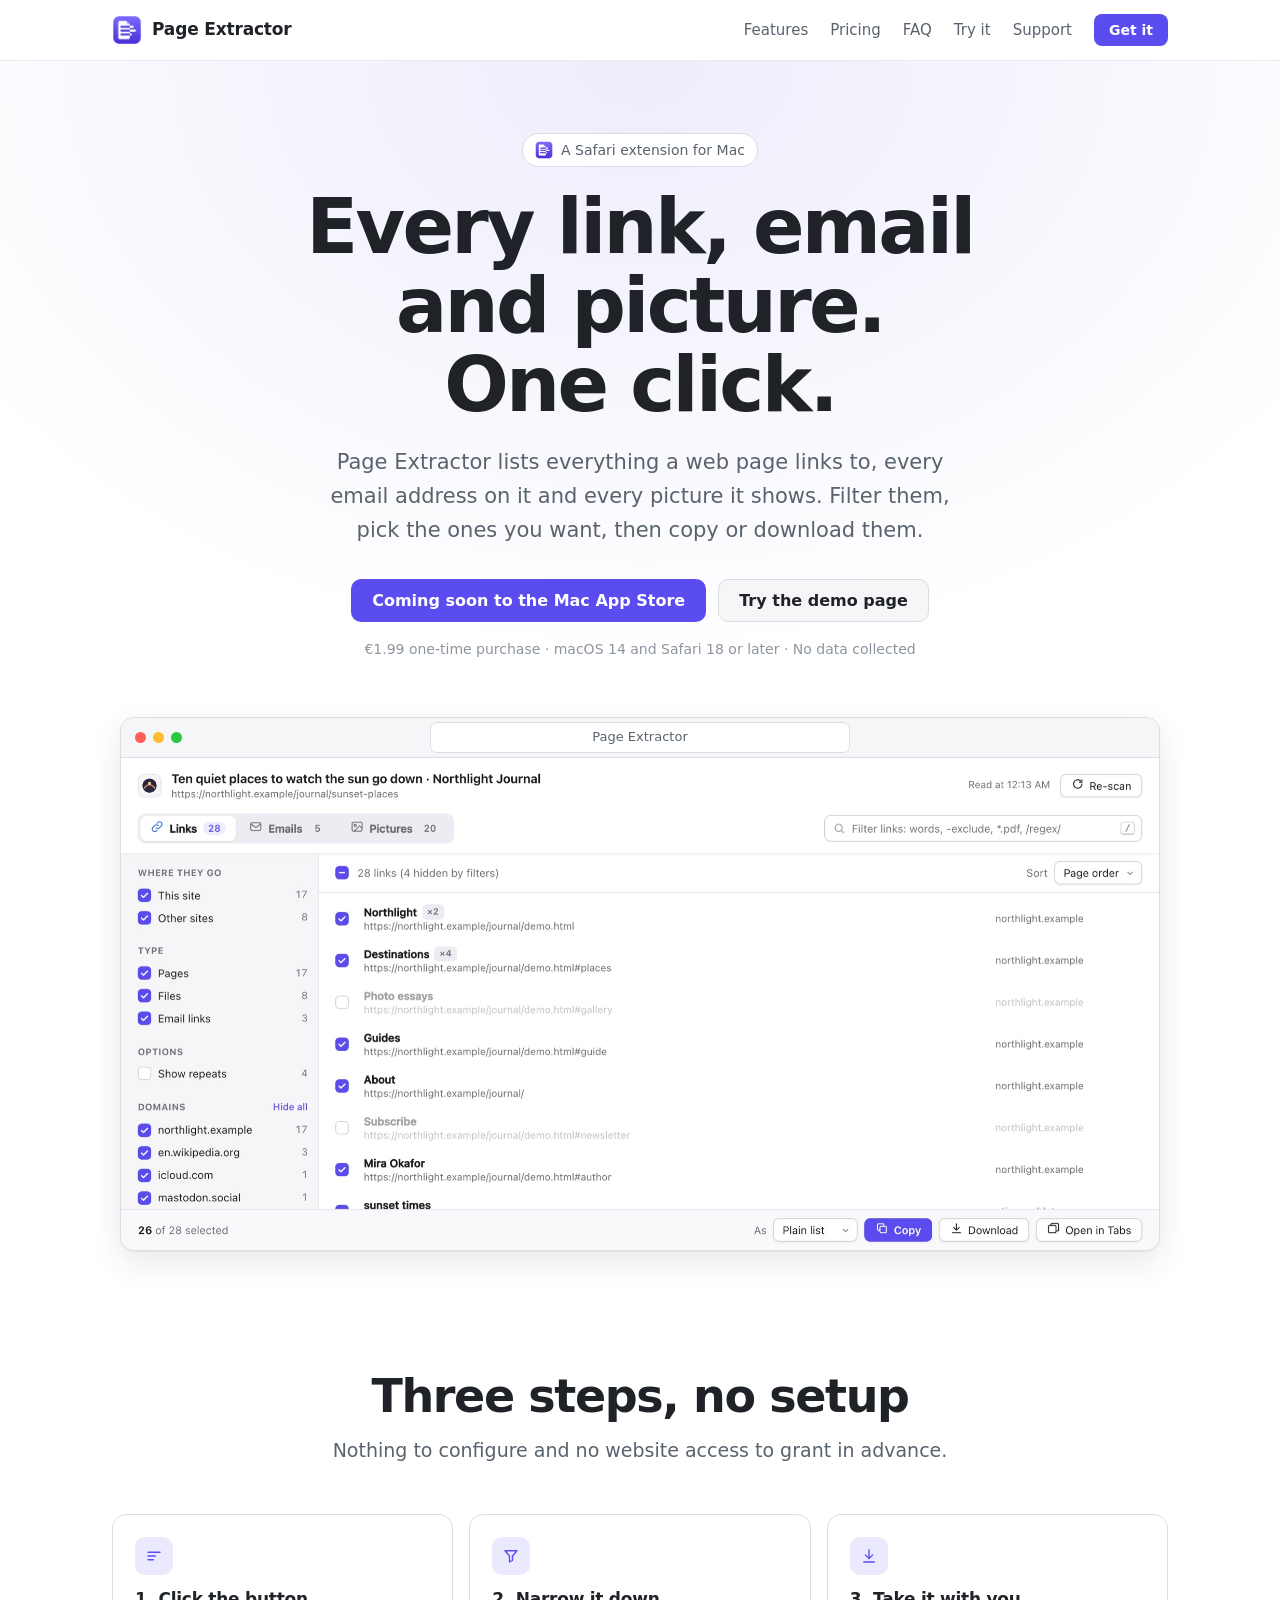
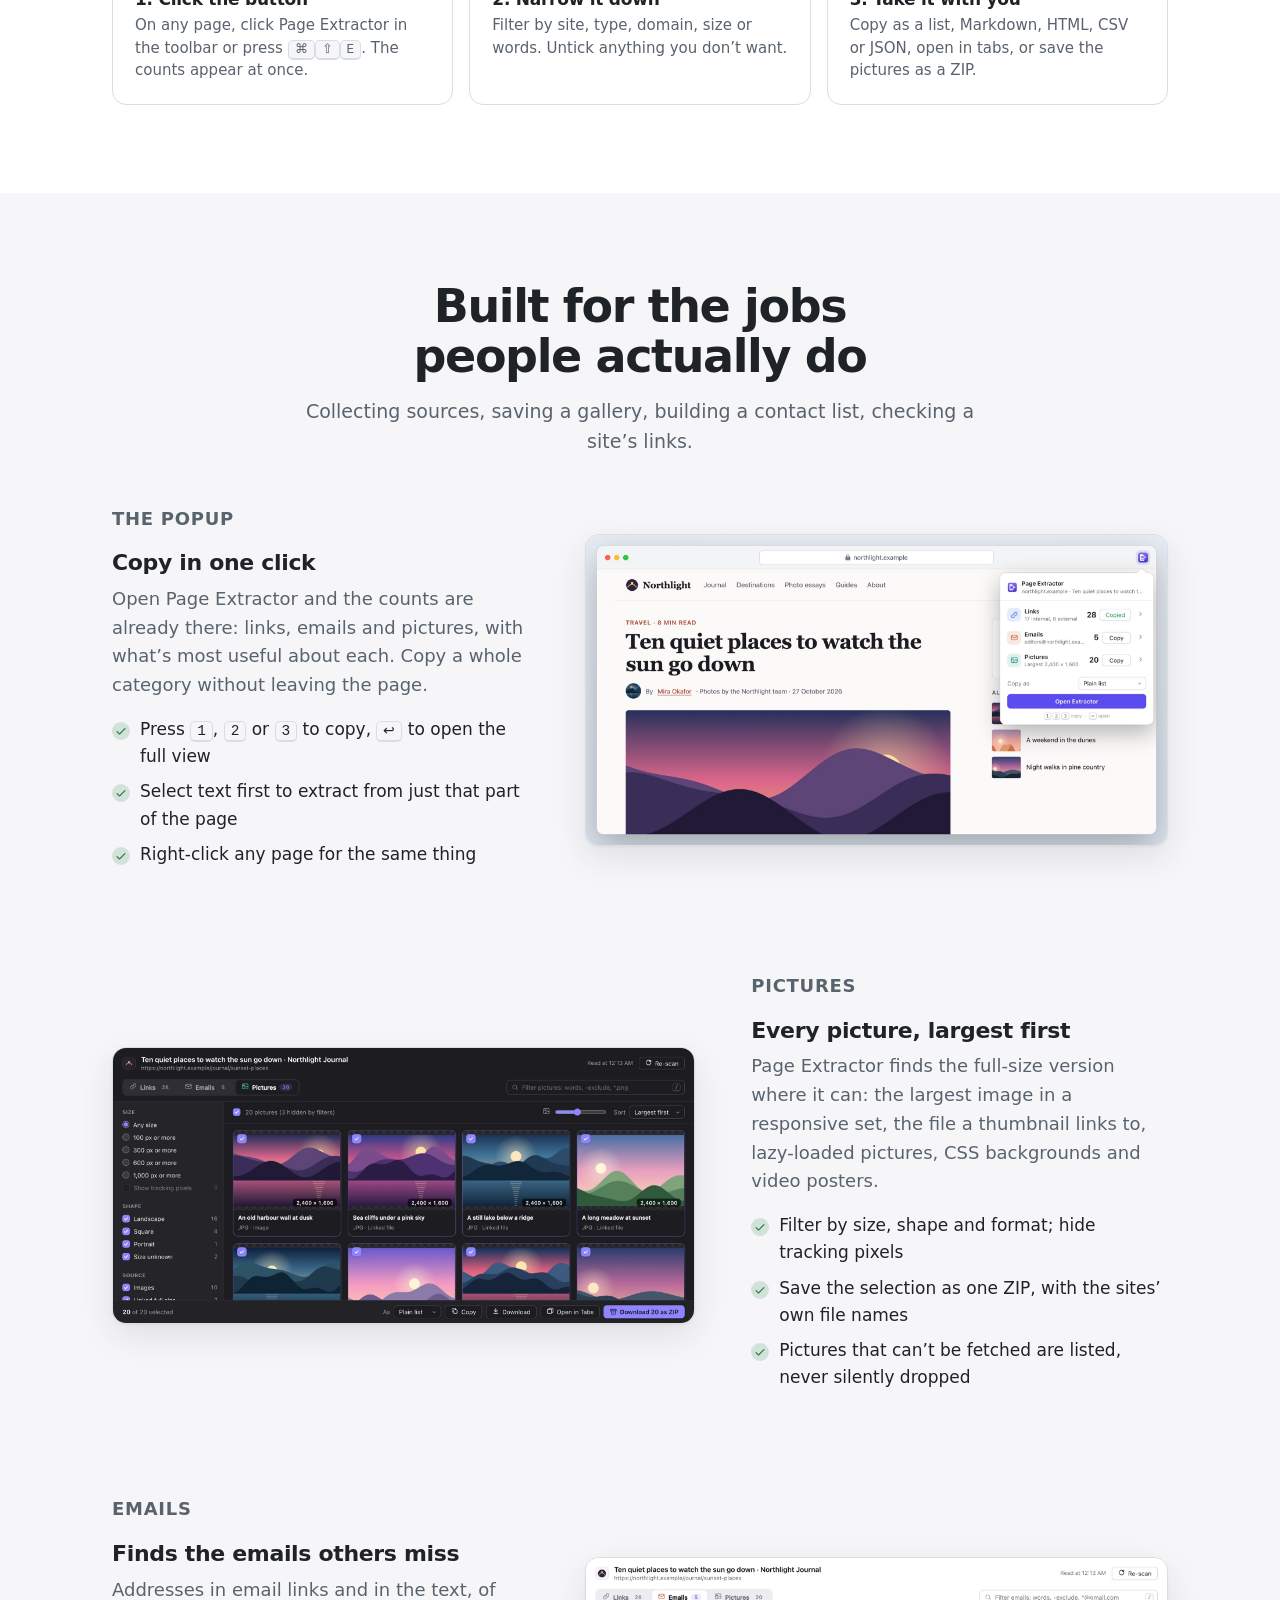
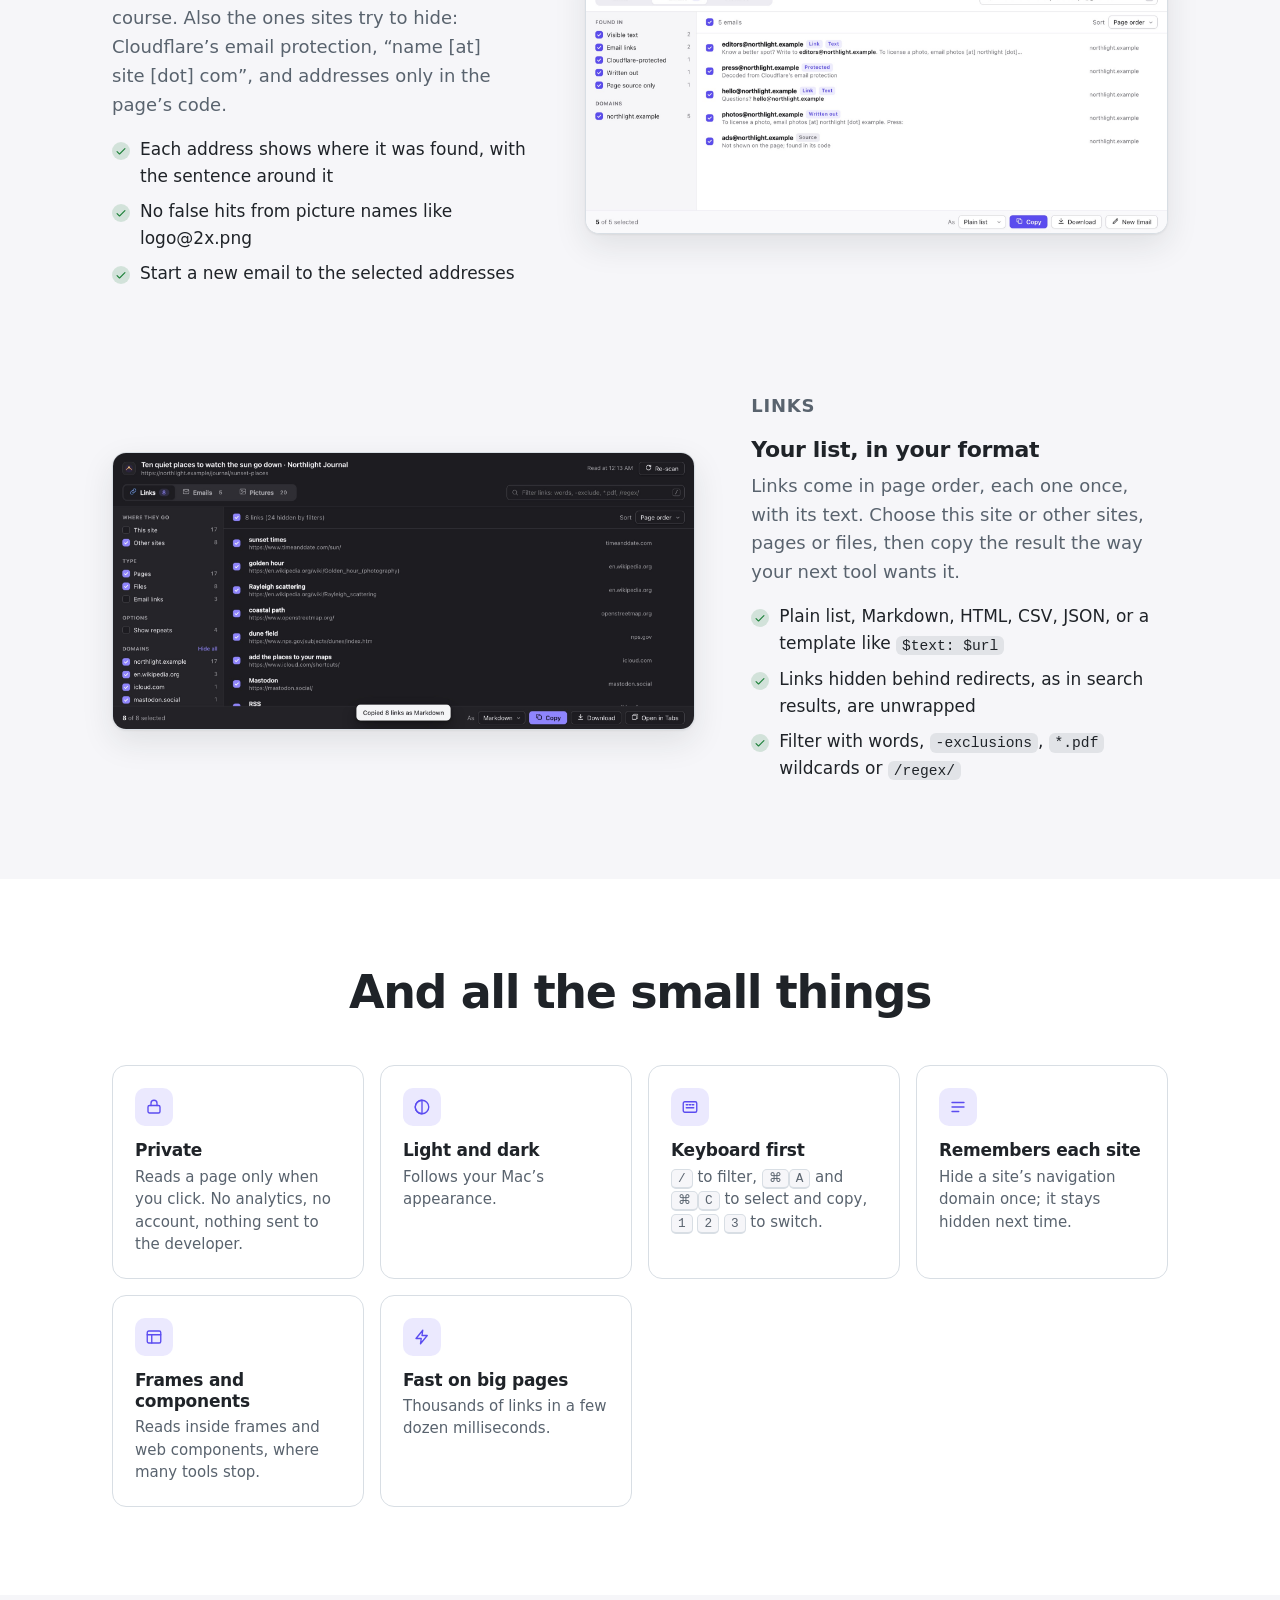
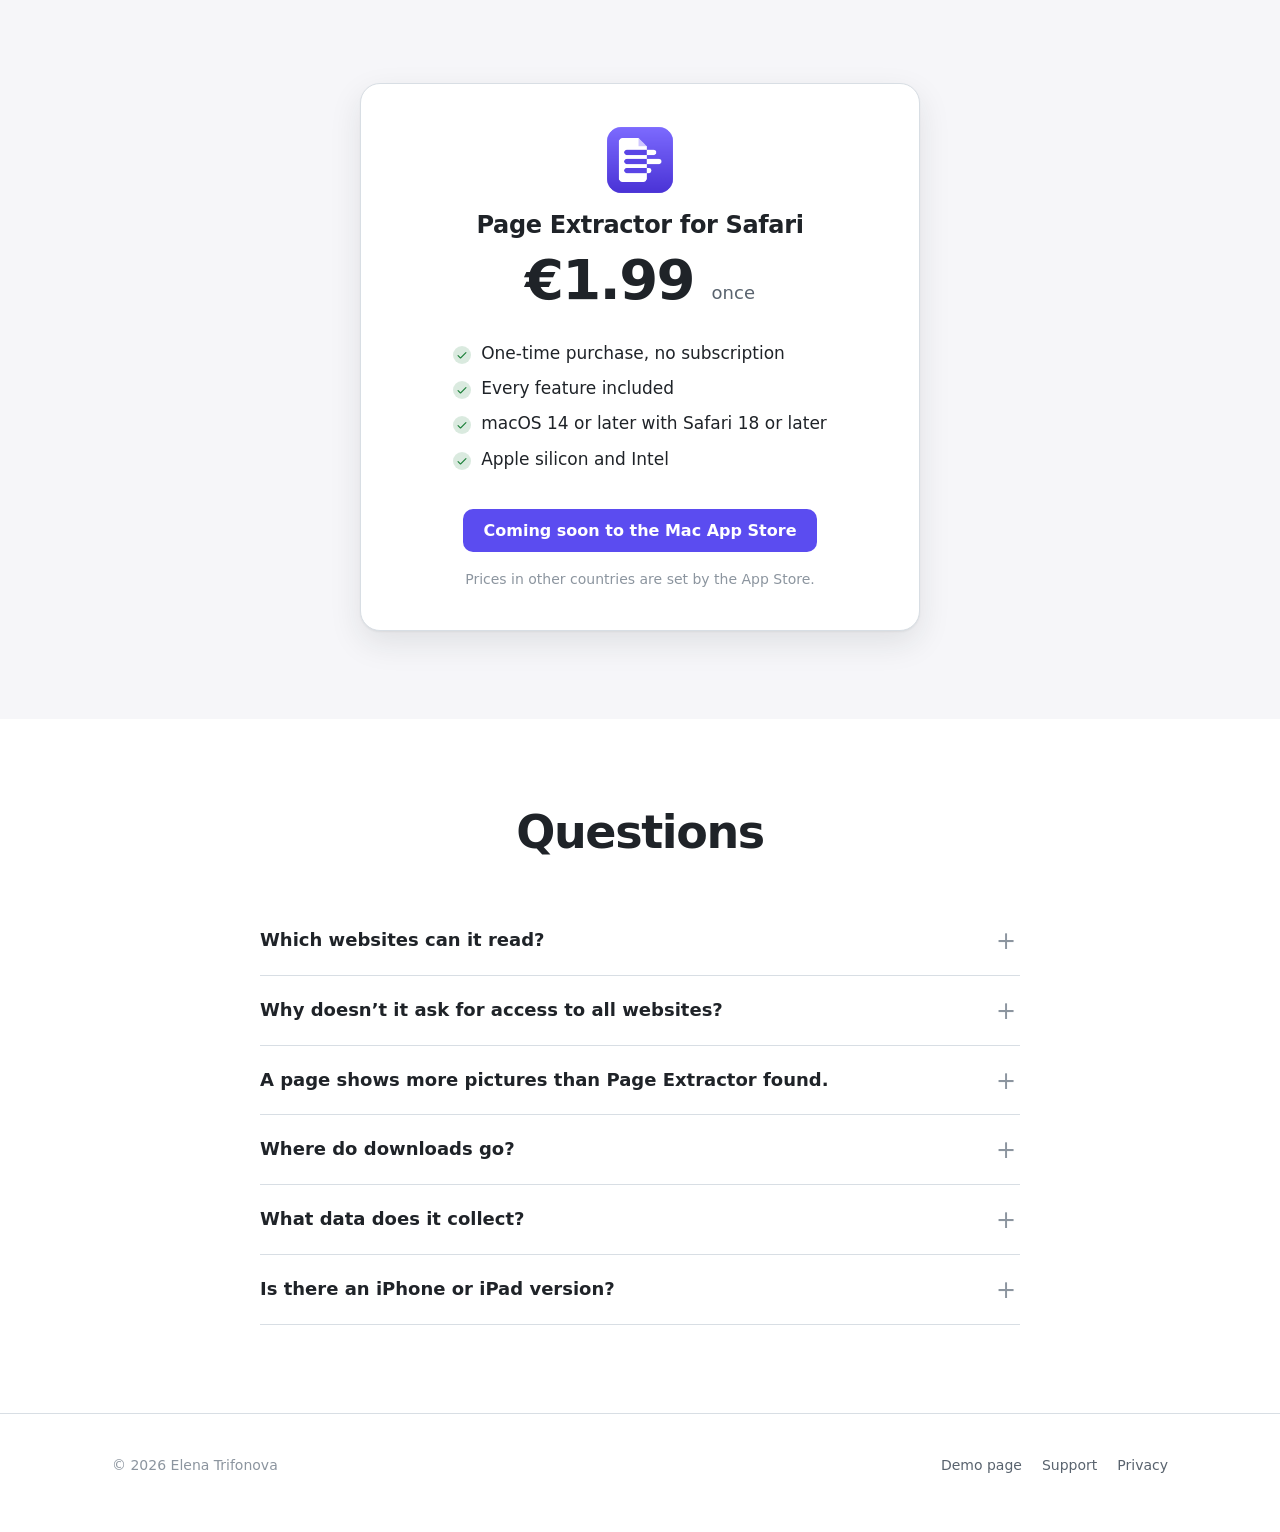
<file: index.html>
<!doctype html>
<html lang="en">
<head>
  <meta charset="utf-8">
  <meta name="viewport" content="width=device-width, initial-scale=1">
  <title>Page Extractor for Safari: links, emails and pictures from any page</title>
  <meta name="description" content="A Safari extension for Mac that lists every link, email address and picture on a web page. Filter, select, copy as a list, Markdown, CSV or JSON, or save all pictures as one ZIP. No data collected.">
  <meta name="theme-color" content="#ffffff" media="(prefers-color-scheme: light)">
  <meta name="theme-color" content="#121116" media="(prefers-color-scheme: dark)">
  <meta property="og:type" content="website">
  <meta property="og:title" content="Page Extractor for Safari">
  <meta property="og:description" content="Every link, email and picture on a web page, in one click. Filter, copy, or download them all.">
  <meta property="og:url" content="https://skorinko.github.io/page-extractor/">
  <meta property="og:image" content="https://skorinko.github.io/page-extractor/img/og.jpg">
  <link rel="canonical" href="https://skorinko.github.io/page-extractor/">
  <meta name="twitter:card" content="summary_large_image">
  <link rel="icon" href="img/icon.png">
  <link rel="apple-touch-icon" href="img/apple-touch-icon.png">
  <link rel="stylesheet" href="style.css">
  <script src="site.js" defer></script>
</head>
<body>

<header class="site-header">
  <div class="wrap">
    <a class="brand" href="./"><img src="img/icon.png" alt="">Page Extractor</a>
    <nav class="site-nav" aria-label="Main">
      <a class="hide-sm" href="#features">Features</a>
      <a class="hide-sm" href="#pricing">Pricing</a>
      <a class="hide-sm" href="#faq">FAQ</a>
      <a href="demo.html">Try it</a>
      <a href="support.html">Support</a>
      <a class="btn btn-primary btn-small" href="#pricing">Get it</a>
    </nav>
  </div>
</header>

<main>
  <div class="hero">
    <div class="wrap">
      <p class="eyebrow"><img src="img/icon.png" alt="">A Safari extension for Mac</p>
      <h1>Every link, email and picture. One click.</h1>
      <p class="lead">Page Extractor lists everything a web page links to, every email address on it and every picture it shows. Filter them, pick the ones you want, then copy or download them.</p>
      <div class="cta">
        <a class="btn btn-primary" data-buy="Buy on the Mac App Store · €1.99" href="#pricing"><span data-buy-label>Coming soon to the Mac App Store</span></a>
        <a class="btn btn-ghost" href="demo.html">Try the demo page</a>
      </div>
      <p class="fine">€1.99 one-time purchase · macOS 14 and Safari 18 or later · No data collected</p>

      <div class="frame">
        <div class="frame-bar">
          <div class="frame-dots"><i></i><i></i><i></i></div>
          <div class="frame-url">Page Extractor</div>
          <div class="frame-spacer"></div>
        </div>
        <img src="img/1-links-raw.jpg" width="2000" height="948" alt="The extractor showing the links on a travel article, with filters for site, type and domain">
      </div>
    </div>
  </div>

  <section id="how">
    <div class="wrap">
      <div class="section-head">
        <h2>Three steps, no setup</h2>
        <p>Nothing to configure and no website access to grant in advance.</p>
      </div>
      <div class="trio">
        <div class="tile"><div class="icon"><svg class="line" viewBox="0 0 24 24" aria-hidden="true"><path d="M4 7h16M4 12h10M4 17h7"/></svg></div><h3>1. Click the button</h3><p>On any page, click Page Extractor in the toolbar or press <kbd>⌘</kbd><kbd>⇧</kbd><kbd>E</kbd>. The counts appear at once.</p></div>
        <div class="tile"><div class="icon"><svg class="line" viewBox="0 0 24 24" aria-hidden="true"><path d="M4 5h16l-6 7v6l-4 2v-8z"/></svg></div><h3>2. Narrow it down</h3><p>Filter by site, type, domain, size or words. Untick anything you don’t want.</p></div>
        <div class="tile"><div class="icon"><svg class="line" viewBox="0 0 24 24" aria-hidden="true"><path d="M12 4v11M7 10.5l5 5 5-5M5 20h14"/></svg></div><h3>3. Take it with you</h3><p>Copy as a list, Markdown, HTML, CSV or JSON, open in tabs, or save the pictures as a ZIP.</p></div>
      </div>
    </div>
  </section>

  <section id="features" class="soft">
    <div class="wrap">
      <div class="section-head">
        <h2>Built for the jobs people actually do</h2>
        <p>Collecting sources, saving a gallery, building a contact list, checking a site’s links.</p>
      </div>

      <div class="feature">
        <div class="feature-copy">
          <p class="kicker">The popup</p>
          <h3>Copy in one click</h3>
          <p>Open Page Extractor and the counts are already there: links, emails and pictures, with what’s most useful about each. Copy a whole category without leaving the page.</p>
          <ul class="ticks">
            <li>Press <kbd>1</kbd>, <kbd>2</kbd> or <kbd>3</kbd> to copy, <kbd>↩</kbd> to open the full view</li>
            <li>Select text first to extract from just that part of the page</li>
            <li>Right-click any page for the same thing</li>
          </ul>
        </div>
        <div class="shot"><img src="img/2-popup-raw.jpg" width="2000" height="1068" alt="The Page Extractor popup over a travel article, showing 28 links, 5 emails and 20 pictures" loading="lazy"></div>
      </div>

      <div class="feature flip">
        <div class="feature-copy">
          <p class="kicker">Pictures</p>
          <h3>Every picture, largest first</h3>
          <p>Page Extractor finds the full-size version where it can: the largest image in a responsive set, the file a thumbnail links to, lazy-loaded pictures, CSS backgrounds and video posters.</p>
          <ul class="ticks">
            <li>Filter by size, shape and format; hide tracking pixels</li>
            <li>Save the selection as one ZIP, with the sites’ own file names</li>
            <li>Pictures that can’t be fetched are listed, never silently dropped</li>
          </ul>
        </div>
        <div class="shot"><img src="img/3-pictures-raw.jpg" width="2000" height="948" alt="A grid of pictures sorted largest first, in dark mode" loading="lazy"></div>
      </div>

      <div class="feature">
        <div class="feature-copy">
          <p class="kicker">Emails</p>
          <h3>Finds the emails others miss</h3>
          <p>Addresses in email links and in the text, of course. Also the ones sites try to hide: Cloudflare’s email protection, “name [at] site [dot] com”, and addresses only in the page’s code.</p>
          <ul class="ticks">
            <li>Each address shows where it was found, with the sentence around it</li>
            <li>No false hits from picture names like logo@2x.png</li>
            <li>Start a new email to the selected addresses</li>
          </ul>
        </div>
        <div class="shot"><img src="img/4-emails-raw.jpg" width="2000" height="948" alt="Five email addresses with labels showing where each was found" loading="lazy"></div>
      </div>

      <div class="feature flip">
        <div class="feature-copy">
          <p class="kicker">Links</p>
          <h3>Your list, in your format</h3>
          <p>Links come in page order, each one once, with its text. Choose this site or other sites, pages or files, then copy the result the way your next tool wants it.</p>
          <ul class="ticks">
            <li>Plain list, Markdown, HTML, CSV, JSON, or a template like <code>$text: $url</code></li>
            <li>Links hidden behind redirects, as in search results, are unwrapped</li>
            <li>Filter with words, <code>-exclusions</code>, <code>*.pdf</code> wildcards or <code>/regex/</code></li>
          </ul>
        </div>
        <div class="shot"><img src="img/5-export-raw.jpg" width="2000" height="948" alt="External links copied as Markdown, in dark mode" loading="lazy"></div>
      </div>
    </div>
  </section>

  <section id="details">
    <div class="wrap">
      <div class="section-head"><h2>And all the small things</h2></div>
      <div class="grid">
        <div class="tile"><div class="icon"><svg class="line" viewBox="0 0 24 24" aria-hidden="true"><rect x="4" y="10" width="16" height="10" rx="2"/><path d="M8 10V7a4 4 0 0 1 8 0v3"/></svg></div><h3>Private</h3><p>Reads a page only when you click. No analytics, no account, nothing sent to the developer.</p></div>
        <div class="tile"><div class="icon"><svg class="line" viewBox="0 0 24 24" aria-hidden="true"><path d="M12 3a9 9 0 1 0 0 18V3Z"/><circle cx="12" cy="12" r="9"/></svg></div><h3>Light and dark</h3><p>Follows your Mac’s appearance.</p></div>
        <div class="tile"><div class="icon"><svg class="line" viewBox="0 0 24 24" aria-hidden="true"><rect x="3" y="5" width="18" height="14" rx="2"/><path d="M7 9h2M11 9h2M15 9h2M7 13h10"/></svg></div><h3>Keyboard first</h3><p><kbd>/</kbd> to filter, <kbd>⌘</kbd><kbd>A</kbd> and <kbd>⌘</kbd><kbd>C</kbd> to select and copy, <kbd>1</kbd> <kbd>2</kbd> <kbd>3</kbd> to switch.</p></div>
        <div class="tile"><div class="icon"><svg class="line" viewBox="0 0 24 24" aria-hidden="true"><path d="M4 6h16M4 12h16M4 18h9"/></svg></div><h3>Remembers each site</h3><p>Hide a site’s navigation domain once; it stays hidden next time.</p></div>
        <div class="tile"><div class="icon"><svg class="line" viewBox="0 0 24 24" aria-hidden="true"><rect x="3" y="4" width="18" height="16" rx="2"/><path d="M3 9h18M9 9v11"/></svg></div><h3>Frames and components</h3><p>Reads inside frames and web components, where many tools stop.</p></div>
        <div class="tile"><div class="icon"><svg class="line" viewBox="0 0 24 24" aria-hidden="true"><path d="M13 3 4 14h7l-1 7 9-11h-7z"/></svg></div><h3>Fast on big pages</h3><p>Thousands of links in a few dozen milliseconds.</p></div>
      </div>
    </div>
  </section>

  <section id="pricing" class="soft">
    <div class="wrap">
      <div class="price-card">
        <img src="img/icon.png" alt="">
        <h2>Page Extractor for Safari</h2>
        <p class="price">€1.99 <small>once</small></p>
        <ul class="ticks">
          <li>One-time purchase, no subscription</li>
          <li>Every feature included</li>
          <li>macOS 14 or later with Safari 18 or later</li>
          <li>Apple silicon and Intel</li>
        </ul>
        <div><a class="btn btn-primary" data-buy="Buy on the Mac App Store" href="#pricing"><span data-buy-label>Coming soon to the Mac App Store</span></a></div>
        <p class="fine">Prices in other countries are set by the App Store.</p>
      </div>
    </div>
  </section>

  <section id="faq">
    <div class="wrap">
      <div class="section-head"><h2>Questions</h2></div>
      <div class="faq">
        <details>
          <summary>Which websites can it read?</summary>
          <p>Any web page you have open, when you click its button. Safari doesn’t let extensions read its own pages, such as Settings or the Start Page, or the App Store.</p>
        </details>
        <details>
          <summary>Why doesn’t it ask for access to all websites?</summary>
          <p>It doesn’t need it. Safari lets Page Extractor read the page in front of you at the moment you click its button, and nothing else. The only time it asks is when you download pictures as a ZIP: Safari then asks whether it may fetch them from the sites they’re on.</p>
        </details>
        <details>
          <summary>A page shows more pictures than Page Extractor found.</summary>
          <p>Many sites load pictures as you scroll. Scroll to the bottom of the page, then click <strong>Re-scan</strong>. Pictures drawn on a canvas, or inside a video, aren’t files and can’t be listed.</p>
        </details>
        <details>
          <summary>Where do downloads go?</summary>
          <p>To Safari’s download folder, usually Downloads. Lists are saved as text, Markdown, HTML, CSV or JSON files, and pictures as one ZIP.</p>
        </details>
        <details>
          <summary>What data does it collect?</summary>
          <p>None. Read the <a href="privacy.html">privacy policy</a>.</p>
        </details>
        <details>
          <summary>Is there an iPhone or iPad version?</summary>
          <p>Not yet. Page Extractor is for Safari on the Mac.</p>
        </details>
      </div>
    </div>
  </section>
</main>

<footer class="site-footer">
  <div class="wrap">
    <span>© <span data-year>2026</span> Elena Trifonova</span>
    <nav aria-label="Footer"><a href="demo.html">Demo page</a><a href="support.html">Support</a><a href="privacy.html">Privacy</a></nav>
  </div>
</footer>

</body>
</html>
</file>
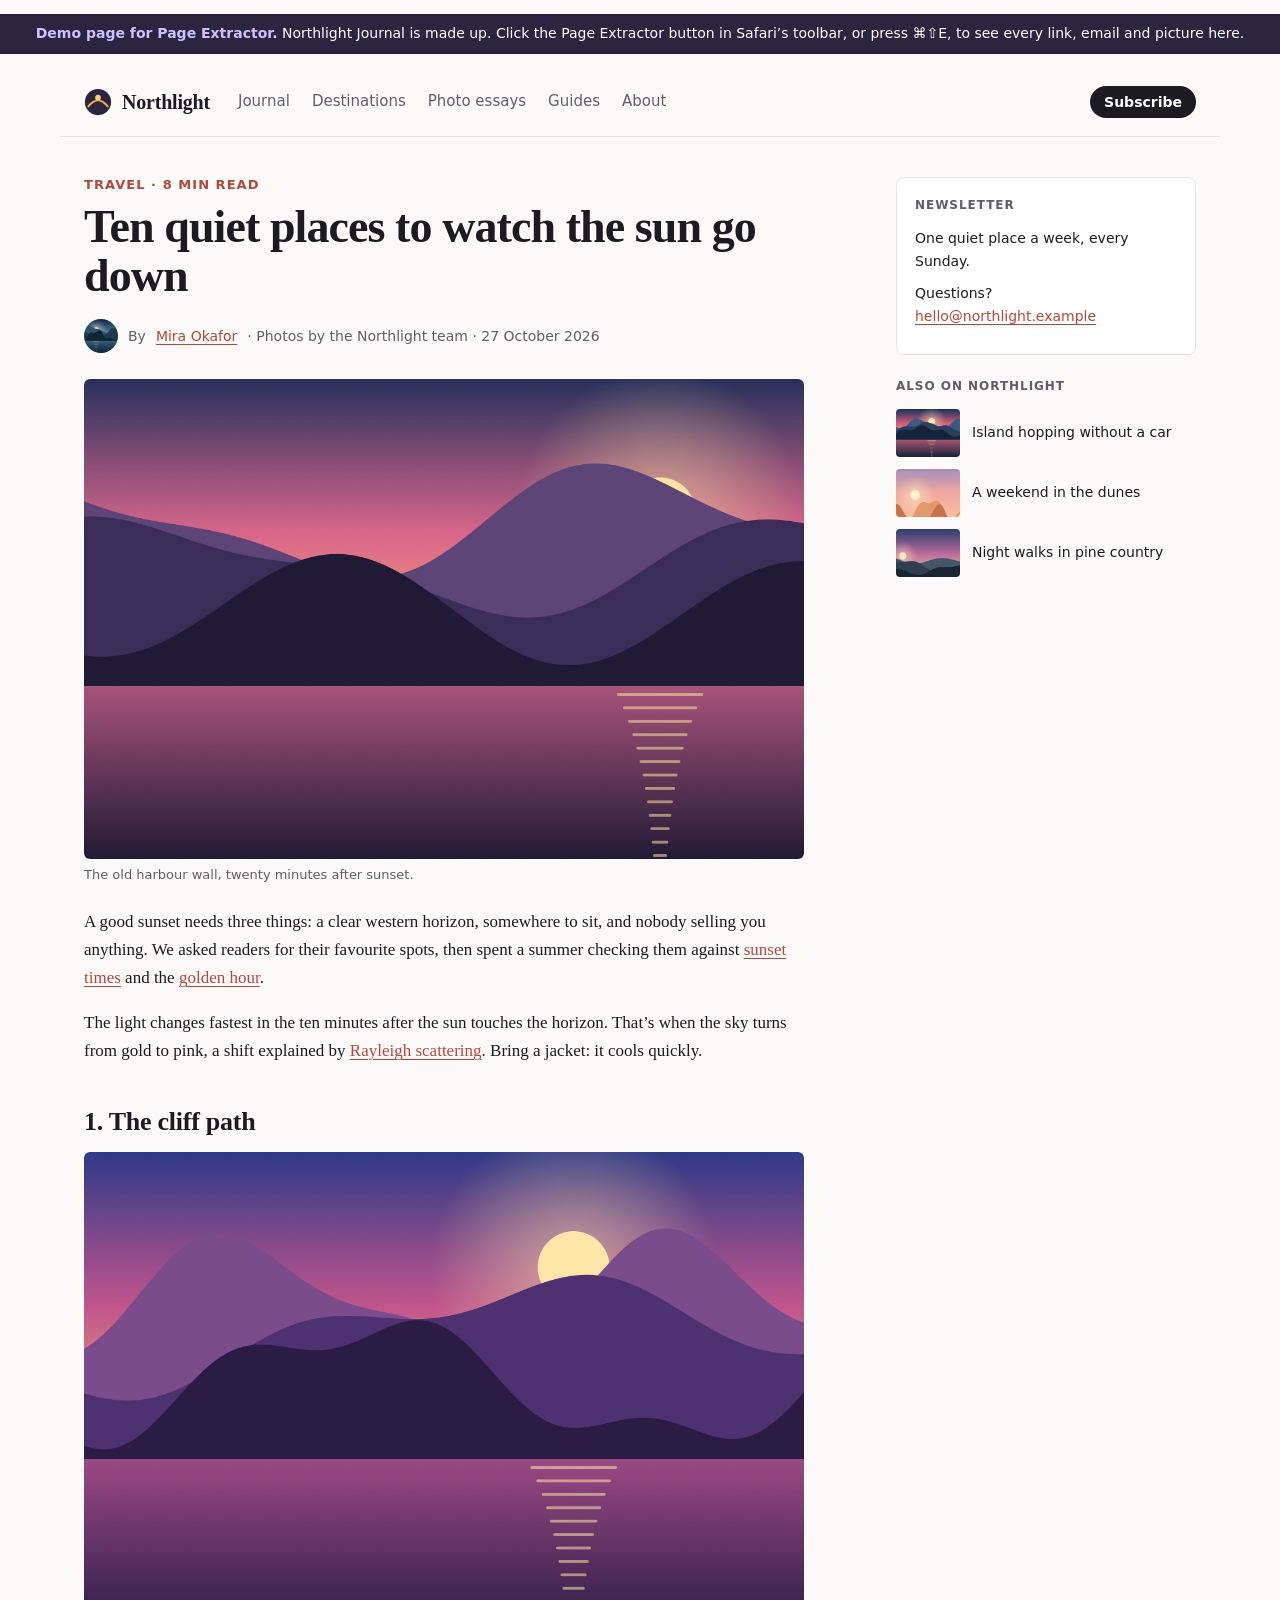
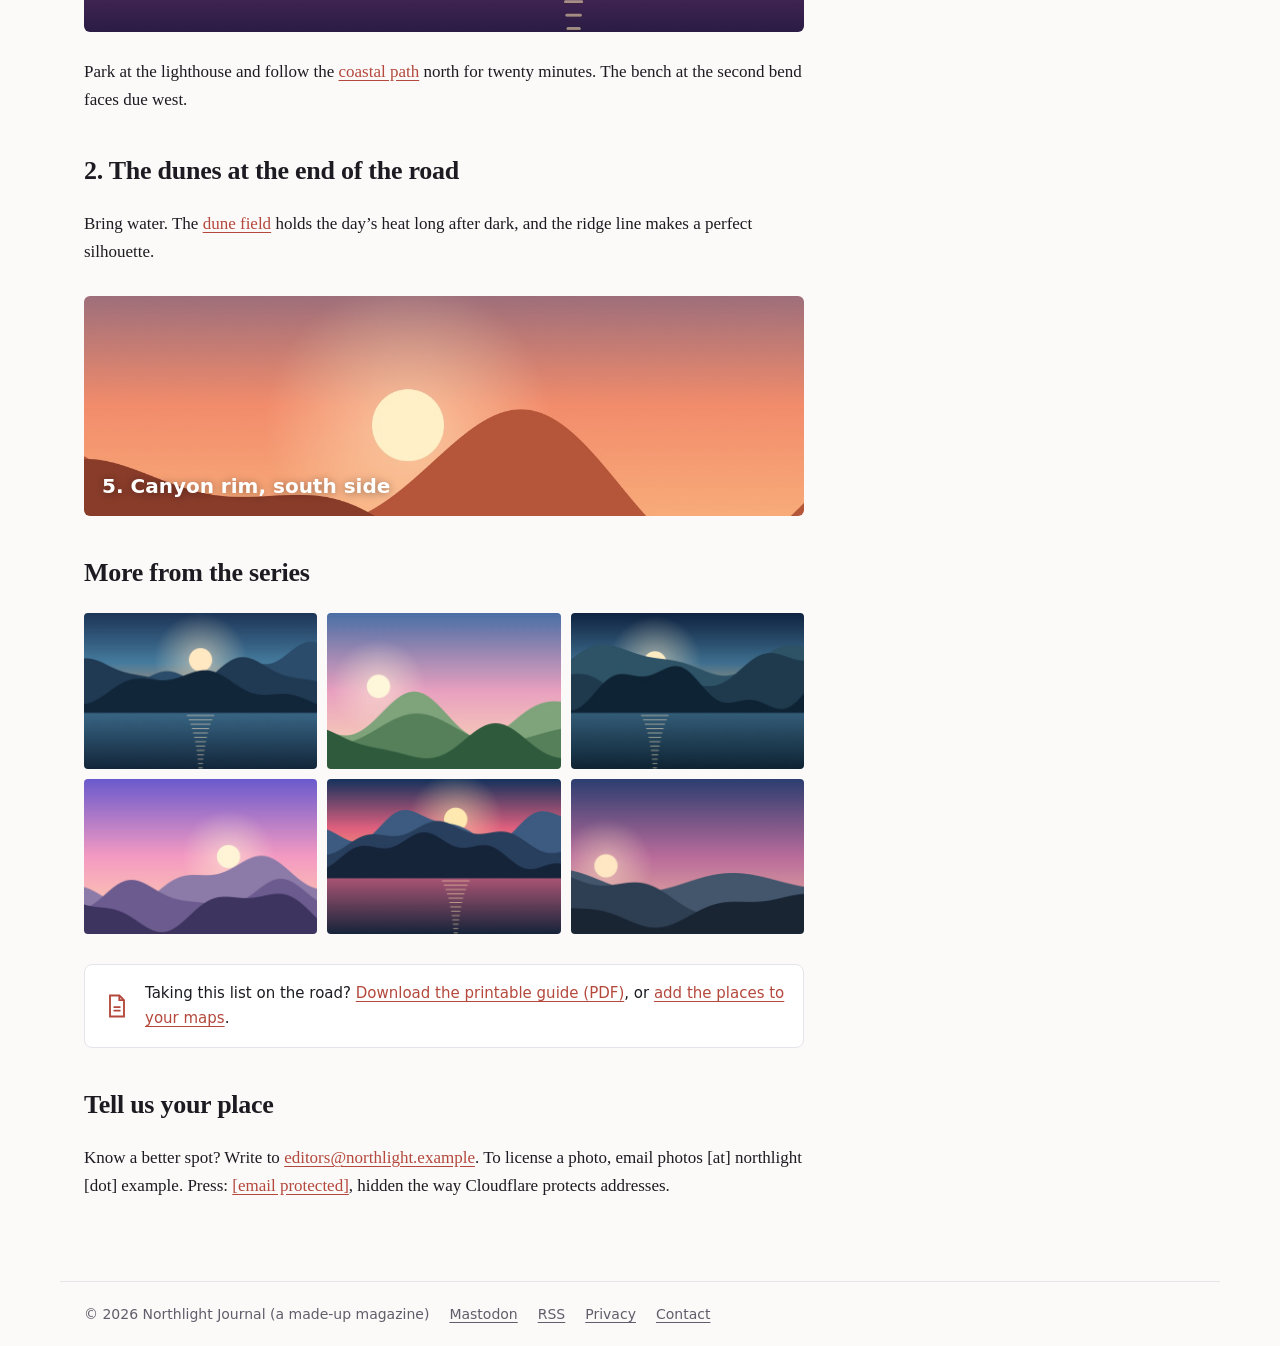
<file: demo.html>
<!doctype html>
<html lang="en">
<head>
  <meta charset="utf-8">
  <meta name="viewport" content="width=device-width, initial-scale=1">
  <title>Ten quiet places to watch the sun go down · Northlight Journal</title>
  <meta name="description" content="A demo page for Page Extractor: a travel story with links, email addresses and pictures to extract.">
  <meta property="og:type" content="article">
  <meta property="og:title" content="Ten quiet places to watch the sun go down">
  <meta property="og:image" content="https://skorinko.github.io/page-extractor/demo/harbour-1200.jpg">
  <meta name="twitter:image" content="https://skorinko.github.io/page-extractor/demo/cliffs-1200.jpg">
  <link rel="icon" href="demo/favicon.svg" type="image/svg+xml">
  <style>
    :root { color-scheme: light; --ink: #1d1b22; --muted: #625d6b; --line: #e7e3ea; --paper: #fbfaf8; --accent: #b4483c; }
    * { box-sizing: border-box; }
    body { margin: 0; background: var(--paper); color: var(--ink); font: 17px/1.65 ui-serif, "New York", Georgia, serif; }
    a { color: var(--accent); text-underline-offset: 3px; }
    .demo-note { padding: 10px 16px; background: #2b2540; color: #fff; font: 14px/1.4 -apple-system, system-ui, sans-serif; text-align: center; }
    .demo-note b { color: #c9c2ff; }
    html.shot .demo-note { display: none; }
    header.top { display: flex; align-items: center; gap: 28px; max-width: 1160px; margin: 0 auto; padding: 18px 24px; border-bottom: 1px solid var(--line); font-family: -apple-system, system-ui, sans-serif; }
    .logo { display: flex; align-items: center; gap: 10px; color: var(--ink); text-decoration: none; font: 700 20px/1 ui-serif, Georgia, serif; letter-spacing: -0.01em; }
    .logo svg { width: 28px; height: 28px; }
    nav.main { display: flex; gap: 22px; font-size: 15px; }
    nav.main a { color: var(--muted); text-decoration: none; }
    nav.main a:hover { color: var(--ink); }
    .subscribe { margin-left: auto; padding: 8px 14px; border-radius: 999px; background: var(--ink); color: #fff; font: 600 14px -apple-system, system-ui, sans-serif; text-decoration: none; }
    main { max-width: 1160px; margin: 0 auto; padding: 0 24px 64px; display: grid; grid-template-columns: minmax(0, 1fr) 300px; gap: 56px; }
    article { max-width: 720px; }
    .kicker { margin: 40px 0 10px; color: var(--accent); font: 600 13px -apple-system, system-ui, sans-serif; letter-spacing: 0.08em; text-transform: uppercase; }
    h1 { margin: 0; font-size: 46px; line-height: 1.08; letter-spacing: -0.02em; }
    .byline { display: flex; align-items: center; gap: 10px; margin: 18px 0 26px; color: var(--muted); font: 14px -apple-system, system-ui, sans-serif; }
    .byline img { width: 34px; height: 34px; border-radius: 50%; object-fit: cover; }
    figure { margin: 0 0 26px; }
    figure img { width: 100%; height: auto; display: block; border-radius: 6px; }
    figcaption { margin-top: 8px; color: var(--muted); font: 13px -apple-system, system-ui, sans-serif; }
    h2 { margin: 36px 0 8px; font-size: 26px; letter-spacing: -0.01em; }
    .band { height: 220px; margin: 30px 0; border-radius: 6px; background: url("demo/canyon-1200.jpg") center / cover; display: flex; align-items: flex-end; padding: 18px; color: #fff; font: 600 20px -apple-system, system-ui, sans-serif; text-shadow: 0 1px 8px rgba(0,0,0,.4); }
    .gallery { display: grid; grid-template-columns: repeat(3, 1fr); gap: 10px; margin: 18px 0 30px; }
    .gallery img { width: 100%; height: auto; display: block; border-radius: 4px; }
    .guide { display: flex; align-items: center; gap: 14px; padding: 16px 18px; border: 1px solid var(--line); border-radius: 8px; background: #fff; font-family: -apple-system, system-ui, sans-serif; font-size: 15px; }
    .guide svg { width: 28px; height: 28px; flex: none; }
    aside { padding-top: 40px; font-family: -apple-system, system-ui, sans-serif; font-size: 14px; }
    aside h3 { margin: 0 0 12px; font-size: 12px; letter-spacing: 0.08em; text-transform: uppercase; color: var(--muted); }
    .card { padding: 18px; margin-bottom: 22px; border: 1px solid var(--line); border-radius: 8px; background: #fff; }
    .card p { margin: 0 0 8px; }
    .more { display: grid; grid-template-columns: 64px 1fr; gap: 12px; align-items: center; margin-bottom: 12px; color: var(--ink); text-decoration: none; line-height: 1.35; }
    .more img { width: 64px; height: 48px; border-radius: 4px; object-fit: cover; }
    footer.bottom { max-width: 1160px; margin: 0 auto; padding: 24px; border-top: 1px solid var(--line); display: flex; flex-wrap: wrap; gap: 20px; color: var(--muted); font: 14px -apple-system, system-ui, sans-serif; }
    footer.bottom a { color: var(--muted); }
    @media (max-width: 900px) { main { grid-template-columns: 1fr; } nav.main { display: none; } h1 { font-size: 34px; } .gallery { grid-template-columns: repeat(2, 1fr); } }
  </style>
  <script>if (/[?&]shot\b/.test(location.search)) document.documentElement.classList.add('shot');</script>
</head>
<body>
  <p class="demo-note"><b>Demo page for Page Extractor.</b> Northlight Journal is made up. Click the Page Extractor button in Safari’s toolbar, or press ⌘⇧E, to see every link, email and picture here.</p>

  <header class="top">
    <a class="logo" href="demo.html">
      <svg viewBox="0 0 32 32" role="img" aria-label="Northlight"><circle cx="16" cy="16" r="15" fill="#2b2540"/><path d="M5 21c4-5 8-7 11-7s7 2 11 7" fill="none" stroke="#f2a65a" stroke-width="2.4" stroke-linecap="round"/><circle cx="16" cy="11" r="3.2" fill="#ffd27a"/></svg>
      Northlight
    </a>
    <nav class="main" aria-label="Sections">
      <a href="demo.html">Journal</a>
      <a href="demo.html#places">Destinations</a>
      <a href="demo.html#gallery">Photo essays</a>
      <a href="demo.html#guide">Guides</a>
      <a href="./">About</a>
    </nav>
    <a class="subscribe" href="demo.html#newsletter">Subscribe</a>
  </header>

  <main>
    <article>
      <p class="kicker">Travel · 8 min read</p>
      <h1>Ten quiet places to watch the sun go down</h1>
      <p class="byline"><img src="demo/fjord-square.jpg" alt="Mira Okafor">By <a href="demo.html#author">Mira Okafor</a> · Photos by the Northlight team · 27 October 2026</p>

      <figure>
        <img src="demo/harbour-1200.jpg" srcset="demo/harbour-480.jpg 480w, demo/harbour-1200.jpg 1200w, demo/harbour-2400.jpg 2400w" sizes="(min-width: 900px) 720px, 100vw" width="1200" height="800" alt="An old harbour wall at dusk">
        <figcaption>The old harbour wall, twenty minutes after sunset.</figcaption>
      </figure>

      <p>A good sunset needs three things: a clear western horizon, somewhere to sit, and nobody selling you anything. We asked readers for their favourite spots, then spent a summer checking them against <a href="https://www.timeanddate.com/sun/">sunset times</a> and the <a href="https://en.wikipedia.org/wiki/Golden_hour_(photography)">golden hour</a>.</p>
      <p>The light changes fastest in the ten minutes after the sun touches the horizon. That’s when the sky turns from gold to pink, a shift explained by <a href="https://en.wikipedia.org/wiki/Rayleigh_scattering">Rayleigh scattering</a>. Bring a jacket: it cools quickly.</p>

      <h2 id="places">1. The cliff path</h2>
      <figure><a href="demo/cliffs-2400.jpg"><img src="demo/cliffs-1200.jpg" width="1200" height="800" alt="Sea cliffs under a pink sky" loading="lazy"></a></figure>
      <p>Park at the lighthouse and follow the <a href="https://www.openstreetmap.org/">coastal path</a> north for twenty minutes. The bench at the second bend faces due west.</p>

      <h2>2. The dunes at the end of the road</h2>
      <p>Bring water. The <a href="https://www.nps.gov/subjects/dunes/index.htm">dune field</a> holds the day’s heat long after dark, and the ridge line makes a perfect silhouette.</p>
      <div class="band">5. Canyon rim, south side</div>

      <h2 id="gallery">More from the series</h2>
      <div class="gallery">
        <a href="demo/lake-2400.jpg"><img src="demo/lake-480.jpg" width="480" height="320" alt="A still lake below a ridge" loading="lazy"></a>
        <a href="demo/meadow-2400.jpg"><img src="demo/meadow-480.jpg" width="480" height="320" alt="A long meadow at sunset" loading="lazy"></a>
        <a href="demo/fjord-2400.jpg"><img src="demo/fjord-480.jpg" width="480" height="320" alt="The last ferry across the fjord" loading="lazy"></a>
        <a href="demo/vineyard-2400.jpg"><img src="demo/vineyard-480.jpg" width="480" height="320" alt="Terraced vineyard in violet light" loading="lazy"></a>
        <a href="demo/island-2400.jpg"><img src="demo/island-480.jpg" width="480" height="320" alt="An island jetty" loading="lazy"></a>
        <a href="demo/pines-2400.jpg"><img src="demo/pines-480.jpg" width="480" height="320" alt="Pine ridge lookout" loading="lazy"></a>
      </div>

      <div class="guide" id="guide">
        <svg viewBox="0 0 24 24" fill="none" stroke="#b4483c" stroke-width="1.6"><path d="M6 3h8l4 4v14H6z"/><path d="M14 3v4h4"/><path d="M9 13h6M9 16h6"/></svg>
        <div>Taking this list on the road? <a href="demo/sunset-guide.pdf">Download the printable guide (PDF)</a>, or <a href="https://www.icloud.com/shortcuts/">add the places to your maps</a>.</div>
      </div>

      <h2 id="author">Tell us your place</h2>
      <p>Know a better spot? Write to <a href="mailto:editors@northlight.example?subject=A%20place%20for%20the%20list">editors@northlight.example</a>. To license a photo, email photos [at] northlight [dot] example. Press: <a href="/cdn-cgi/l/email-protection#5c2c2e392f2f1c32332e283430353b34287239243d312c3039">[email&#160;protected]</a>, hidden the way Cloudflare protects addresses.</p>
    </article>

    <aside>
      <div class="card" id="newsletter">
        <h3>Newsletter</h3>
        <p>One quiet place a week, every Sunday.</p>
        <p>Questions? <a href="mailto:hello@northlight.example">hello@northlight.example</a></p>
      </div>
      <h3>Also on Northlight</h3>
      <a class="more" href="demo.html#places"><img src="demo/island-480.jpg" alt="">Island hopping without a car</a>
      <a class="more" href="demo.html#places"><img src="demo/dunes-portrait.jpg" alt="">A weekend in the dunes</a>
      <a class="more" href="demo.html#places"><img src="demo/pines-480.jpg" alt="">Night walks in pine country</a>
    </aside>
  </main>

  <footer class="bottom" data-ads="ads@northlight.example">
    <span>© 2026 Northlight Journal (a made-up magazine)</span>
    <a href="https://mastodon.social/">Mastodon</a>
    <a href="https://en.wikipedia.org/wiki/RSS">RSS</a>
    <a href="privacy.html">Privacy</a>
    <a href="support.html">Contact</a>
  </footer>
</body>
</html>
</file>
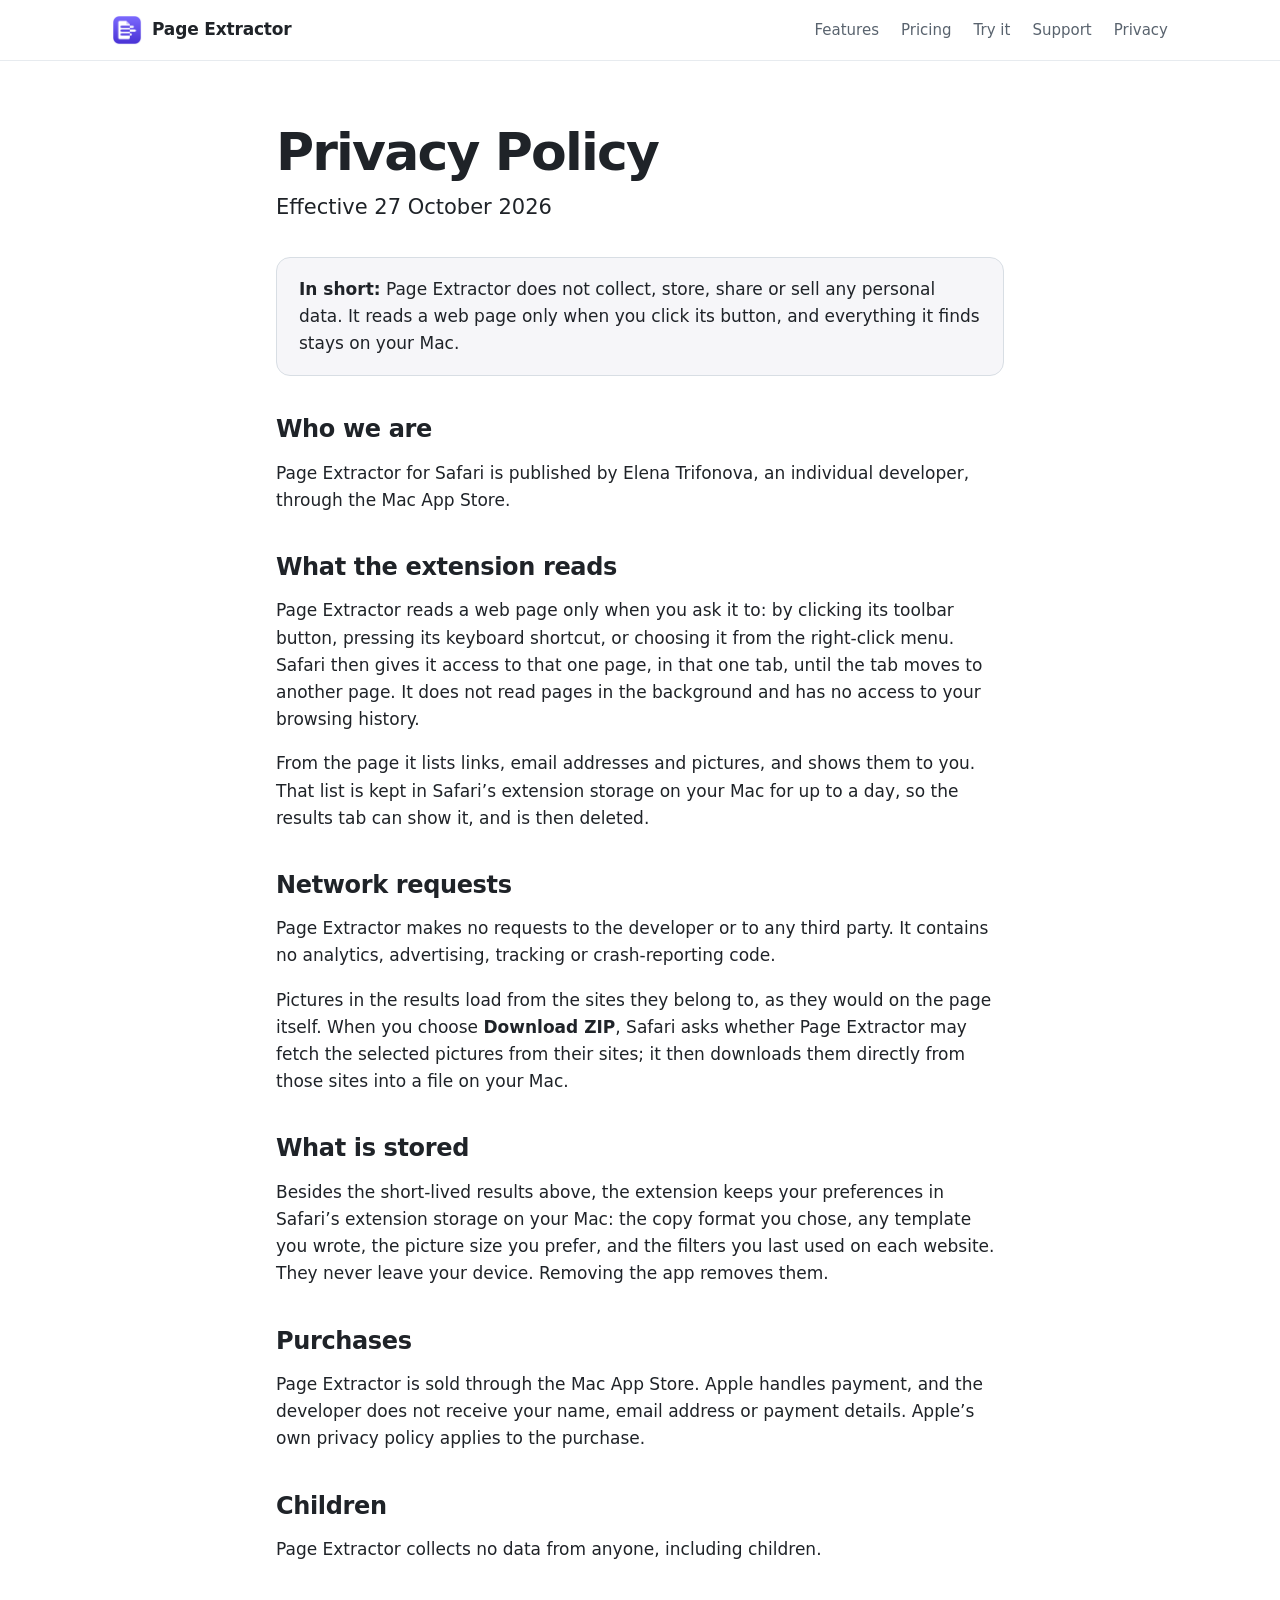
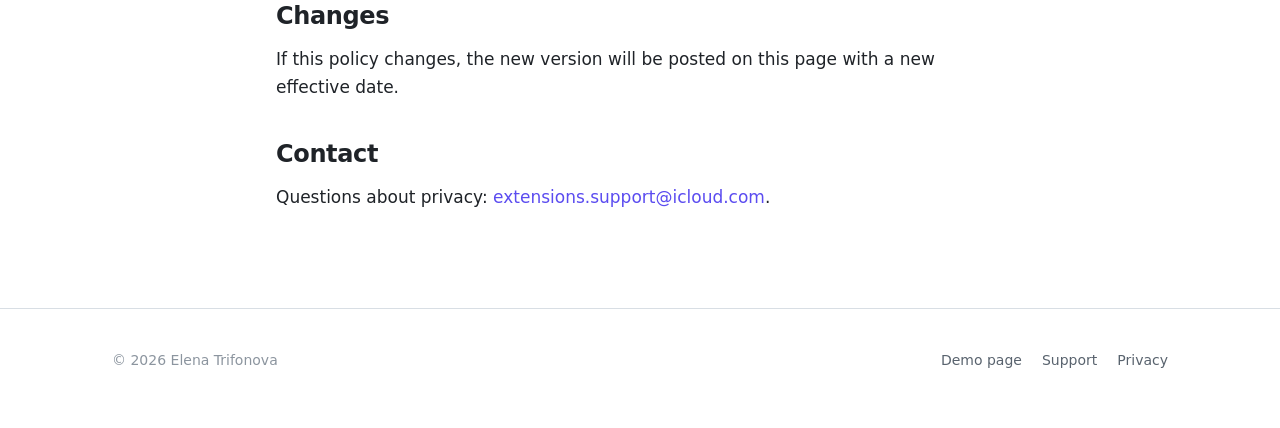
<file: privacy.html>
<!doctype html>
<html lang="en">
<head>
  <meta charset="utf-8">
  <meta name="viewport" content="width=device-width, initial-scale=1">
  <title>Privacy Policy · Page Extractor for Safari</title>
  <meta name="description" content="Page Extractor collects no personal data. It reads a page only when you click its button, on your Mac.">
  <link rel="icon" href="img/icon.png">
  <link rel="apple-touch-icon" href="img/apple-touch-icon.png">
  <link rel="stylesheet" href="style.css">
  <script src="site.js" defer></script>
</head>
<body>
<header class="site-header">
  <div class="wrap">
    <a class="brand" href="./"><img src="img/icon.png" alt="">Page Extractor</a>
    <nav class="site-nav" aria-label="Main">
      <a class="hide-sm" href="./#features">Features</a>
      <a class="hide-sm" href="./#pricing">Pricing</a>
      <a href="demo.html">Try it</a>
      <a href="support.html">Support</a>
      <a href="privacy.html">Privacy</a>
    </nav>
  </div>
</header>
<main class="page">
  <h1>Privacy Policy</h1>
  <p class="lead">Effective 27 October 2026</p>

  <div class="callout">
    <p style="margin:0"><strong>In short:</strong> Page Extractor does not collect, store, share or sell any personal data. It reads a web page only when you click its button, and everything it finds stays on your Mac.</p>
  </div>

  <h2>Who we are</h2>
  <p>Page Extractor for Safari is published by Elena Trifonova, an individual developer, through the Mac App Store.</p>

  <h2>What the extension reads</h2>
  <p>Page Extractor reads a web page only when you ask it to: by clicking its toolbar button, pressing its keyboard shortcut, or choosing it from the right-click menu. Safari then gives it access to that one page, in that one tab, until the tab moves to another page. It does not read pages in the background and has no access to your browsing history.</p>
  <p>From the page it lists links, email addresses and pictures, and shows them to you. That list is kept in Safari’s extension storage on your Mac for up to a day, so the results tab can show it, and is then deleted.</p>

  <h2>Network requests</h2>
  <p>Page Extractor makes no requests to the developer or to any third party. It contains no analytics, advertising, tracking or crash-reporting code.</p>
  <p>Pictures in the results load from the sites they belong to, as they would on the page itself. When you choose <strong>Download ZIP</strong>, Safari asks whether Page Extractor may fetch the selected pictures from their sites; it then downloads them directly from those sites into a file on your Mac.</p>

  <h2>What is stored</h2>
  <p>Besides the short-lived results above, the extension keeps your preferences in Safari’s extension storage on your Mac: the copy format you chose, any template you wrote, the picture size you prefer, and the filters you last used on each website. They never leave your device. Removing the app removes them.</p>

  <h2>Purchases</h2>
  <p>Page Extractor is sold through the Mac App Store. Apple handles payment, and the developer does not receive your name, email address or payment details. Apple’s own privacy policy applies to the purchase.</p>

  <h2>Children</h2>
  <p>Page Extractor collects no data from anyone, including children.</p>

  <h2>Changes</h2>
  <p>If this policy changes, the new version will be posted on this page with a new effective date.</p>

  <h2>Contact</h2>
  <p>Questions about privacy: <span data-email><a href="mailto:extensions.support@icloud.com">extensions.support@icloud.com</a></span>.</p>
</main>
<footer class="site-footer">
  <div class="wrap">
    <span>© <span data-year>2026</span> Elena Trifonova</span>
    <nav aria-label="Footer"><a href="demo.html">Demo page</a><a href="support.html">Support</a><a href="privacy.html">Privacy</a></nav>
  </div>
</footer>
</body>
</html>
</file>
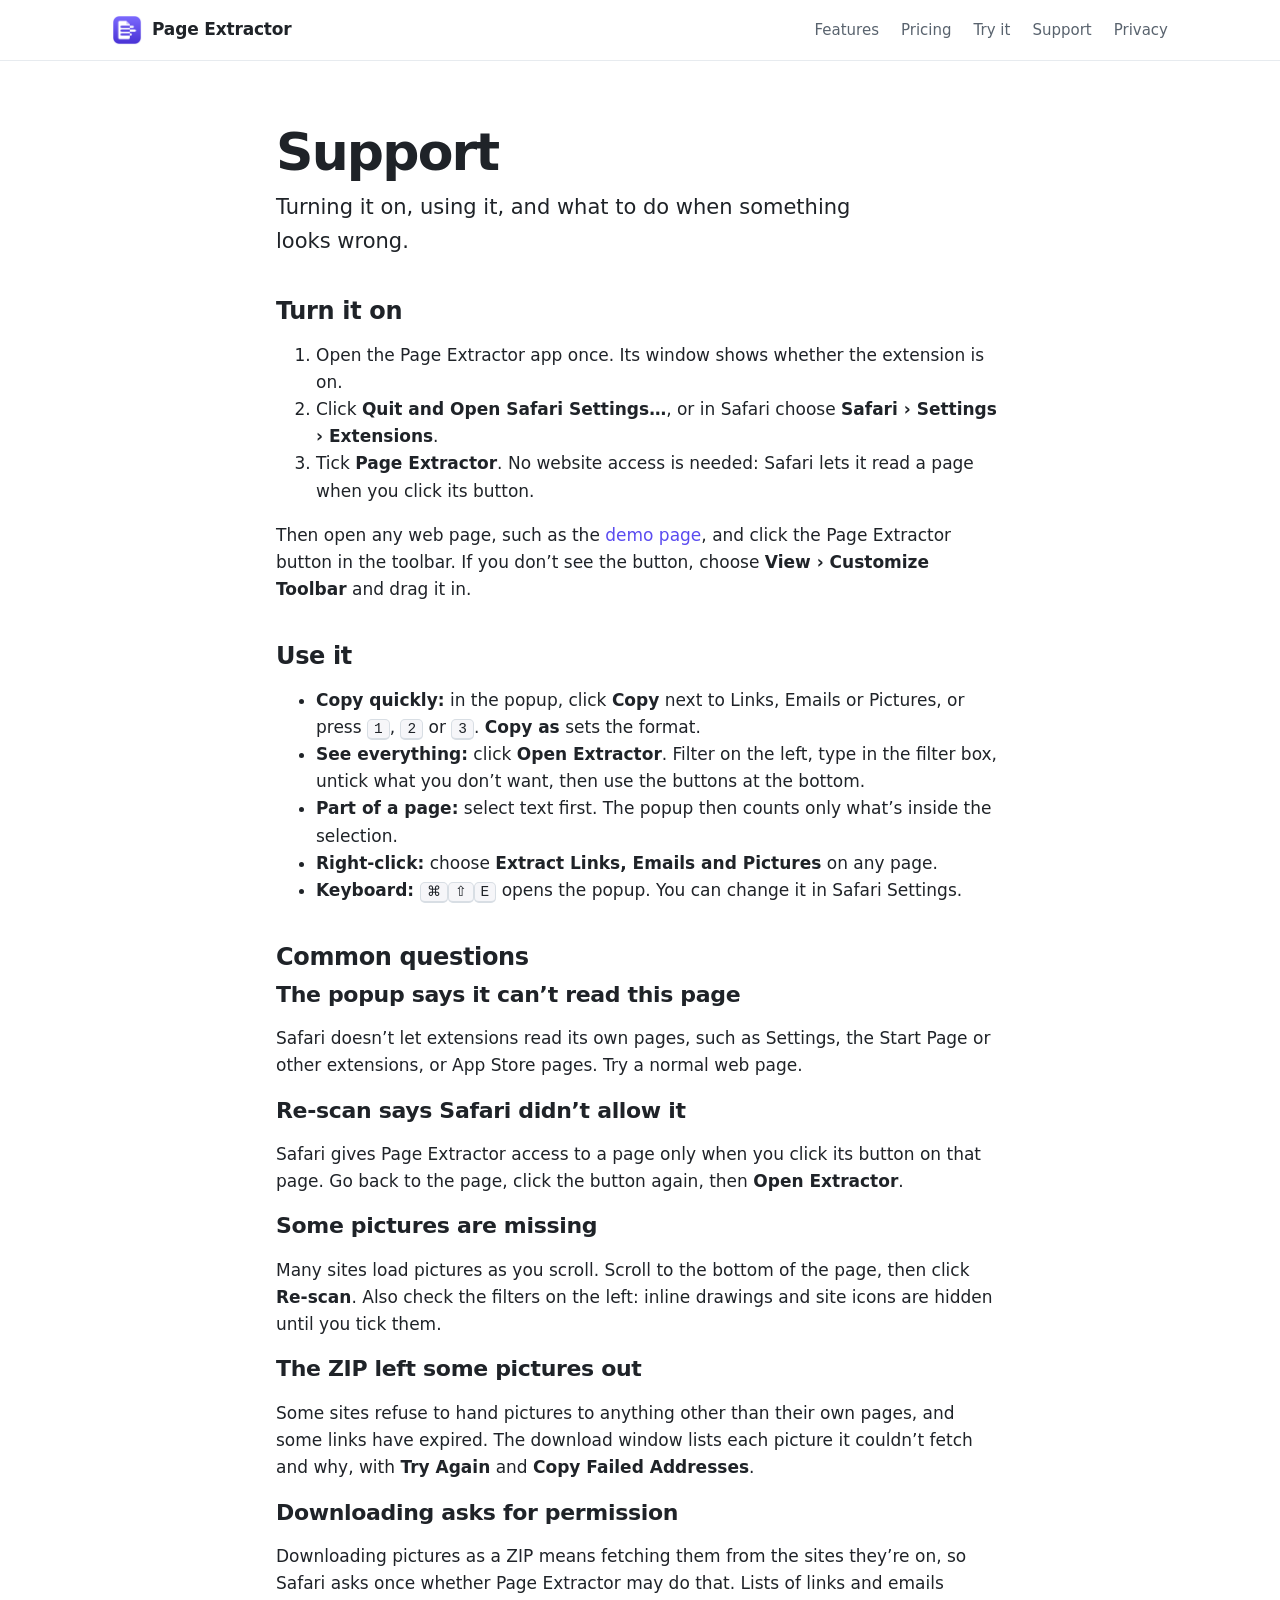
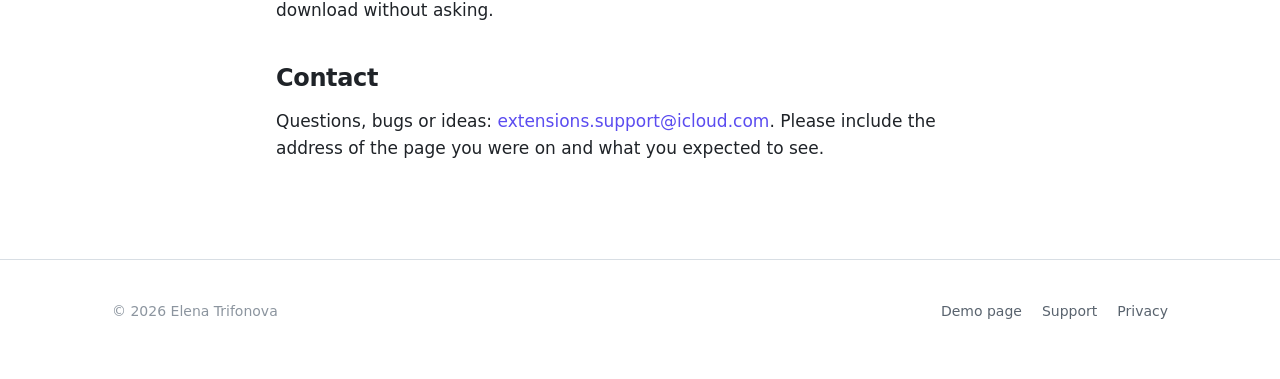
<file: support.html>
<!doctype html>
<html lang="en">
<head>
  <meta charset="utf-8">
  <meta name="viewport" content="width=device-width, initial-scale=1">
  <title>Support · Page Extractor for Safari</title>
  <meta name="description" content="How to turn on Page Extractor in Safari, and answers to common questions.">
  <link rel="icon" href="img/icon.png">
  <link rel="apple-touch-icon" href="img/apple-touch-icon.png">
  <link rel="stylesheet" href="style.css">
  <script src="site.js" defer></script>
</head>
<body>
<header class="site-header">
  <div class="wrap">
    <a class="brand" href="./"><img src="img/icon.png" alt="">Page Extractor</a>
    <nav class="site-nav" aria-label="Main">
      <a class="hide-sm" href="./#features">Features</a>
      <a class="hide-sm" href="./#pricing">Pricing</a>
      <a href="demo.html">Try it</a>
      <a href="support.html">Support</a>
      <a href="privacy.html">Privacy</a>
    </nav>
  </div>
</header>
<main class="page">
  <h1>Support</h1>
  <p class="lead">Turning it on, using it, and what to do when something looks wrong.</p>

  <h2>Turn it on</h2>
  <ol>
    <li>Open the Page Extractor app once. Its window shows whether the extension is on.</li>
    <li>Click <strong>Quit and Open Safari Settings…</strong>, or in Safari choose <strong>Safari › Settings › Extensions</strong>.</li>
    <li>Tick <strong>Page Extractor</strong>. No website access is needed: Safari lets it read a page when you click its button.</li>
  </ol>
  <p>Then open any web page, such as the <a href="demo.html">demo page</a>, and click the Page Extractor button in the toolbar. If you don’t see the button, choose <strong>View › Customize Toolbar</strong> and drag it in.</p>

  <h2>Use it</h2>
  <ul>
    <li><strong>Copy quickly:</strong> in the popup, click <strong>Copy</strong> next to Links, Emails or Pictures, or press <kbd>1</kbd>, <kbd>2</kbd> or <kbd>3</kbd>. <strong>Copy as</strong> sets the format.</li>
    <li><strong>See everything:</strong> click <strong>Open Extractor</strong>. Filter on the left, type in the filter box, untick what you don’t want, then use the buttons at the bottom.</li>
    <li><strong>Part of a page:</strong> select text first. The popup then counts only what’s inside the selection.</li>
    <li><strong>Right-click:</strong> choose <strong>Extract Links, Emails and Pictures</strong> on any page.</li>
    <li><strong>Keyboard:</strong> <kbd>⌘</kbd><kbd>⇧</kbd><kbd>E</kbd> opens the popup. You can change it in Safari Settings.</li>
  </ul>

  <h2>Common questions</h2>
  <h3>The popup says it can’t read this page</h3>
  <p>Safari doesn’t let extensions read its own pages, such as Settings, the Start Page or other extensions, or App Store pages. Try a normal web page.</p>
  <h3>Re-scan says Safari didn’t allow it</h3>
  <p>Safari gives Page Extractor access to a page only when you click its button on that page. Go back to the page, click the button again, then <strong>Open Extractor</strong>.</p>
  <h3>Some pictures are missing</h3>
  <p>Many sites load pictures as you scroll. Scroll to the bottom of the page, then click <strong>Re-scan</strong>. Also check the filters on the left: inline drawings and site icons are hidden until you tick them.</p>
  <h3>The ZIP left some pictures out</h3>
  <p>Some sites refuse to hand pictures to anything other than their own pages, and some links have expired. The download window lists each picture it couldn’t fetch and why, with <strong>Try Again</strong> and <strong>Copy Failed Addresses</strong>.</p>
  <h3>Downloading asks for permission</h3>
  <p>Downloading pictures as a ZIP means fetching them from the sites they’re on, so Safari asks once whether Page Extractor may do that. Lists of links and emails download without asking.</p>

  <h2>Contact</h2>
  <p>Questions, bugs or ideas: <span data-email><a href="mailto:extensions.support@icloud.com">extensions.support@icloud.com</a></span>. Please include the address of the page you were on and what you expected to see.</p>
</main>
<footer class="site-footer">
  <div class="wrap">
    <span>© <span data-year>2026</span> Elena Trifonova</span>
    <nav aria-label="Footer"><a href="demo.html">Demo page</a><a href="support.html">Support</a><a href="privacy.html">Privacy</a></nav>
  </div>
</footer>
</body>
</html>
</file>
<file: style.css>
/* Page Extractor website. System fonts, light and dark, no dependencies. */
:root {
  color-scheme: light dark;
  --bg: #ffffff;
  --bg-soft: #f6f6f9;
  --bg-tint: #eeecfb;
  --fg: #1f2328;
  --muted: #59636e;
  --faint: #8c959f;
  --border: #d8dee4;
  --card: #ffffff;
  --accent: #5b4cf0;
  --accent-hover: #4a3cdb;
  --accent-fg: #ffffff;
  --brand: #1b1f27;
  --ok: #1a7f37;
  --code-bg: #f6f8fa;
  --shadow: 0 1px 2px rgba(31, 35, 40, .06), 0 12px 32px rgba(31, 35, 40, .10);
  --radius: 14px;
  --max: 1120px;
}
@media (prefers-color-scheme: dark) {
  :root {
    --bg: #121116;
    --bg-soft: #18171e;
    --bg-tint: #1f1c2e;
    --fg: #f0f6fc;
    --muted: #9198a1;
    --faint: #6e7681;
    --border: #2c2a35;
    --card: #1b1a21;
    --accent: #8f85ff;
    --accent-hover: #a59dff;
    --accent-fg: #15121f;
    --ok: #3fb950;
    --code-bg: #121116;
    --shadow: 0 1px 2px rgba(0, 0, 0, .3), 0 16px 40px rgba(0, 0, 0, .45);
  }
}

*, *::before, *::after { box-sizing: border-box; }
html { scroll-behavior: smooth; scroll-padding-top: 72px; }
body {
  margin: 0;
  background: var(--bg);
  color: var(--fg);
  font: 17px/1.6 -apple-system, BlinkMacSystemFont, "SF Pro Text", "Segoe UI", system-ui, sans-serif;
  -webkit-font-smoothing: antialiased;
}
img { max-width: 100%; height: auto; display: block; }
a { color: var(--accent); text-decoration: none; }
a:hover { text-decoration: underline; }
code, pre, kbd { font-family: ui-monospace, SFMono-Regular, "SF Mono", Menlo, Consolas, monospace; }
kbd {
  font-size: .85em;
  padding: 1px 6px;
  border: 1px solid var(--border);
  border-bottom-width: 2px;
  border-radius: 5px;
  background: var(--bg-soft);
}
.wrap { max-width: var(--max); margin: 0 auto; padding: 0 16px; }
@media (min-width: 700px) { .wrap { padding: 0 32px; } }

/* ---- Header ---- */
.site-header {
  position: sticky;
  top: 0;
  z-index: 10;
  background: color-mix(in srgb, var(--bg) 82%, transparent);
  -webkit-backdrop-filter: saturate(180%) blur(16px);
  backdrop-filter: saturate(180%) blur(16px);
  border-bottom: 1px solid color-mix(in srgb, var(--border) 60%, transparent);
}
.site-header .wrap { display: flex; align-items: center; gap: 24px; height: 60px; }
.brand { display: flex; align-items: center; gap: 10px; color: var(--fg); font-weight: 650; letter-spacing: -.01em; }
.brand:hover { text-decoration: none; }
.brand img { width: 30px; height: 30px; }
.site-nav { margin-left: auto; display: flex; align-items: center; gap: 22px; font-size: 15px; }
.site-nav a { color: var(--muted); }
.site-nav a:hover { color: var(--fg); text-decoration: none; }
.site-nav .btn { color: var(--accent-fg); }
@media (max-width: 760px) { .site-nav .hide-sm { display: none; } }

/* ---- Buttons ---- */
.btn {
  display: inline-flex;
  align-items: center;
  justify-content: center;
  gap: 8px;
  padding: 11px 20px;
  border-radius: 10px;
  font-weight: 600;
  font-size: 16px;
  line-height: 1.2;
  border: 1px solid transparent;
  transition: background .15s, border-color .15s, transform .15s;
}
.btn:hover { text-decoration: none; }
.btn:active { transform: translateY(1px); }
.btn-primary { background: var(--accent); color: var(--accent-fg); }
.btn-primary:hover { background: var(--accent-hover); }
.btn-ghost { background: var(--bg-soft); color: var(--fg); border-color: var(--border); }
.btn-ghost:hover { background: var(--bg-tint); }
.btn-small { padding: 7px 14px; font-size: 14px; border-radius: 8px; }
.btn svg { width: 18px; height: 18px; fill: currentColor; flex: none; }

/* ---- Hero ---- */
.hero {
  padding: 72px 0 32px;
  text-align: center;
  background: radial-gradient(90% 70% at 50% 0%, var(--bg-tint) 0%, var(--bg) 70%);
}
.eyebrow {
  display: inline-flex;
  align-items: center;
  gap: 8px;
  margin: 0 0 20px;
  padding: 5px 12px;
  border: 1px solid var(--border);
  border-radius: 999px;
  background: var(--card);
  color: var(--muted);
  font-size: 14px;
  font-weight: 500;
}
.eyebrow img { width: 18px; height: 18px; }
h1 {
  margin: 0 auto;
  max-width: 820px;
  font-size: clamp(40px, 7vw, 76px);
  line-height: 1.04;
  letter-spacing: -.035em;
  font-weight: 750;
}
.lead {
  margin: 22px auto 0;
  max-width: 640px;
  color: var(--muted);
  font-size: clamp(18px, 2.2vw, 21px);
}
.cta { display: flex; flex-wrap: wrap; justify-content: center; gap: 12px; margin-top: 32px; }
.fine { margin: 16px 0 0; color: var(--faint); font-size: 14px; }

/* ---- Browser frame ---- */
.frame {
  margin: 56px auto 0;
  max-width: 1040px;
  border-radius: var(--radius);
  overflow: hidden;
  background: var(--card);
  border: 1px solid var(--border);
  box-shadow: var(--shadow);
  text-align: left;
}
.frame-bar {
  display: flex;
  align-items: center;
  gap: 14px;
  height: 40px;
  padding: 0 14px;
  background: var(--bg-soft);
  border-bottom: 1px solid var(--border);
}
.frame-dots { display: flex; gap: 7px; }
.frame-dots i { width: 11px; height: 11px; border-radius: 50%; background: var(--border); }
.frame-dots i:nth-child(1) { background: #ff5f57; }
.frame-dots i:nth-child(2) { background: #febc2e; }
.frame-dots i:nth-child(3) { background: #28c840; }
.frame-url {
  flex: 1;
  max-width: 420px;
  margin: 0 auto;
  padding: 4px 12px;
  border: 1px solid var(--border);
  border-radius: 7px;
  background: var(--card);
  color: var(--muted);
  font-size: 13px;
  text-align: center;
  white-space: nowrap;
  overflow: hidden;
  text-overflow: ellipsis;
}
.frame-spacer { width: 47px; }
.frame img { width: 100%; height: auto; }
@media (max-width: 560px) { .frame-spacer, .frame-dots { display: none; } }

/* ---- Sections ---- */
section { padding: 88px 0; }
section.soft { background: var(--bg-soft); }
.section-head { text-align: center; max-width: 680px; margin: 0 auto 48px; }
h2 {
  margin: 0;
  font-size: clamp(30px, 4.5vw, 46px);
  line-height: 1.1;
  letter-spacing: -.03em;
  font-weight: 720;
}
.section-head p { margin: 14px 0 0; color: var(--muted); font-size: 19px; }
h3 { margin: 0 0 8px; font-size: 22px; letter-spacing: -.015em; line-height: 1.25; }

/* ---- Before / after ---- */
.compare { display: grid; gap: 20px; }
@media (min-width: 860px) { .compare { grid-template-columns: 1fr 1fr; } }
.pane {
  border: 1px solid var(--border);
  border-radius: var(--radius);
  background: var(--card);
  overflow: hidden;
  display: flex;
  flex-direction: column;
}
.pane-label {
  display: flex;
  align-items: center;
  justify-content: space-between;
  padding: 10px 16px;
  border-bottom: 1px solid var(--border);
  background: var(--bg-soft);
  color: var(--muted);
  font-size: 13px;
  font-weight: 600;
  letter-spacing: .02em;
  text-transform: uppercase;
}
.pane-label .tag { text-transform: none; letter-spacing: 0; font-weight: 500; color: var(--faint); }
.raw {
  margin: 0;
  padding: 20px;
  flex: 1;
  font-size: 13.5px;
  line-height: 1.65;
  color: var(--muted);
  white-space: pre-wrap;
  word-break: break-word;
}
.rendered { padding: 20px 24px; flex: 1; font-size: 15px; line-height: 1.55; }
.rendered .r-h1 { font-size: 26px; font-weight: 650; padding-bottom: 6px; margin: 0 0 12px; border-bottom: 1px solid var(--border); letter-spacing: -.01em; }
.rendered .r-h2 { font-size: 19px; font-weight: 650; padding-bottom: 4px; margin: 18px 0 10px; border-bottom: 1px solid var(--border); }
.rendered p { margin: 0 0 12px; }
.rendered ul { margin: 0 0 12px; padding-left: 22px; }
.rendered code { font-size: 13px; padding: 2px 6px; border-radius: 5px; background: color-mix(in srgb, var(--muted) 14%, transparent); }
.r-note { margin: 0 0 14px; padding: 6px 14px; border-left: 3px solid #0969da; }
.r-note b { display: flex; align-items: center; gap: 6px; color: #0969da; font-weight: 600; margin-bottom: 2px; }
@media (prefers-color-scheme: dark) { .r-note { border-color: #4493f8; } .r-note b { color: #4493f8; } }
.r-note svg { width: 15px; height: 15px; fill: currentColor; }

/* ---- Feature rows ---- */
.feature { display: grid; gap: 32px; align-items: center; }
.feature + .feature { margin-top: 96px; }
@media (min-width: 900px) {
  .feature { grid-template-columns: 5fr 7fr; gap: 56px; }
  .feature.flip { grid-template-columns: 7fr 5fr; }
  .feature.flip .feature-copy { order: 2; }
}
.feature-copy p { margin: 0 0 16px; color: var(--muted); font-size: 18px; }
.kicker { margin: 0 0 10px; color: var(--accent); font-size: 14px; font-weight: 650; letter-spacing: .04em; text-transform: uppercase; }
.ticks { list-style: none; margin: 0; padding: 0; }
.ticks li { position: relative; padding-left: 28px; margin: 8px 0; }
.ticks li::before {
  content: "";
  position: absolute;
  left: 0;
  top: .35em;
  width: 18px;
  height: 18px;
  border-radius: 50%;
  background: color-mix(in srgb, var(--ok) 16%, transparent) url("data:image/svg+xml,%3Csvg xmlns='http://www.w3.org/2000/svg' viewBox='0 0 16 16'%3E%3Cpath fill='%231a7f37' d='M13.78 4.22a.75.75 0 0 1 0 1.06l-7.25 7.25a.75.75 0 0 1-1.06 0L2.22 9.28a.75.75 0 1 1 1.06-1.06L6 10.94l6.72-6.72a.75.75 0 0 1 1.06 0Z'/%3E%3C/svg%3E") center / 12px no-repeat;
}
.shot {
  border-radius: var(--radius);
  overflow: hidden;
  border: 1px solid var(--border);
  box-shadow: var(--shadow);
  background: var(--card);
}

/* ---- Small things grid ---- */
.grid { display: grid; gap: 16px; grid-template-columns: repeat(auto-fill, minmax(240px, 1fr)); }
.tile {
  padding: 22px;
  border: 1px solid var(--border);
  border-radius: var(--radius);
  background: var(--card);
}
.tile .icon {
  display: grid;
  place-items: center;
  width: 38px;
  height: 38px;
  margin-bottom: 14px;
  border-radius: 10px;
  background: color-mix(in srgb, var(--accent) 12%, transparent);
  color: var(--accent);
}
.tile .icon svg { width: 18px; height: 18px; fill: currentColor; }
.tile h3 { font-size: 17px; margin-bottom: 4px; }
.tile p { margin: 0; color: var(--muted); font-size: 15px; line-height: 1.5; }

/* ---- Pricing ---- */
.price-card {
  max-width: 560px;
  margin: 0 auto;
  padding: 40px 32px;
  text-align: center;
  border: 1px solid var(--border);
  border-radius: 20px;
  background: var(--card);
  box-shadow: var(--shadow);
}
.price-card img { width: 72px; height: 72px; margin: 0 auto 16px; }
.price { margin: 8px 0 4px; font-size: 56px; font-weight: 750; letter-spacing: -.03em; line-height: 1; }
.price small { font-size: 18px; font-weight: 500; color: var(--muted); letter-spacing: 0; }
.price-card .ticks { display: inline-block; text-align: left; margin: 20px 0 28px; }

/* ---- FAQ ---- */
.faq { max-width: 760px; margin: 0 auto; }
.faq details { border-bottom: 1px solid var(--border); padding: 4px 0; }
.faq summary {
  cursor: pointer;
  list-style: none;
  padding: 16px 32px 16px 0;
  font-weight: 600;
  font-size: 18px;
  position: relative;
}
.faq summary::-webkit-details-marker { display: none; }
.faq summary::after {
  content: "+";
  position: absolute;
  right: 4px;
  top: 12px;
  color: var(--faint);
  font-size: 24px;
  font-weight: 400;
  transition: transform .2s;
}
.faq details[open] summary::after { transform: rotate(45deg); }
.faq details p { margin: 0 0 18px; color: var(--muted); }

/* ---- Footer ---- */
.site-footer { padding: 40px 0 56px; border-top: 1px solid var(--border); color: var(--faint); font-size: 14px; }
.site-footer .wrap { display: flex; flex-wrap: wrap; gap: 12px 24px; align-items: center; }
.site-footer nav { display: flex; gap: 20px; margin-left: auto; }
.site-footer a { color: var(--muted); }

/* ---- Text pages (privacy, support) ---- */
.page { max-width: 760px; margin: 0 auto; padding: 64px 16px 80px; }
.page h1 { font-size: clamp(36px, 6vw, 52px); text-align: left; margin: 0; }
.page .lead { margin: 12px 0 32px; text-align: left; }
.page h2 { font-size: 24px; margin: 40px 0 10px; letter-spacing: -.015em; }
.page p, .page li { color: var(--fg); }
.page .callout {
  padding: 18px 22px;
  border: 1px solid var(--border);
  border-radius: var(--radius);
  background: var(--bg-soft);
}
.page code { font-size: .9em; padding: 2px 6px; border-radius: 5px; background: var(--bg-soft); border: 1px solid var(--border); }

/* ---- Polish ---- */
h1, h2, h3 { text-wrap: balance; }
.lead, .section-head p, .feature-copy p { text-wrap: pretty; }
:not(pre) > code {
  font-size: .86em;
  padding: .12em .4em;
  border-radius: 6px;
  background: color-mix(in srgb, var(--muted) 13%, transparent);
}
.price-card h2 { font-size: 24px; letter-spacing: -.015em; }
.price { margin-top: 14px; }
.brand, .btn, .site-nav a { white-space: nowrap; }
@media (max-width: 420px) {
  .site-header .wrap { gap: 12px; }
  .site-nav { gap: 14px; }
}

/* ---- Page Extractor additions ---- */
.trio { display: grid; gap: 16px; grid-template-columns: repeat(auto-fit, minmax(240px, 1fr)); margin-top: 8px; }
.trio .tile h3 { display: flex; align-items: center; gap: 10px; }
.tile .icon svg.line { fill: none; stroke: currentColor; stroke-width: 1.8; stroke-linecap: round; stroke-linejoin: round; }
.steps { max-width: 760px; margin: 0 auto; padding-left: 22px; }
.steps li { margin: 10px 0; }
</file>
